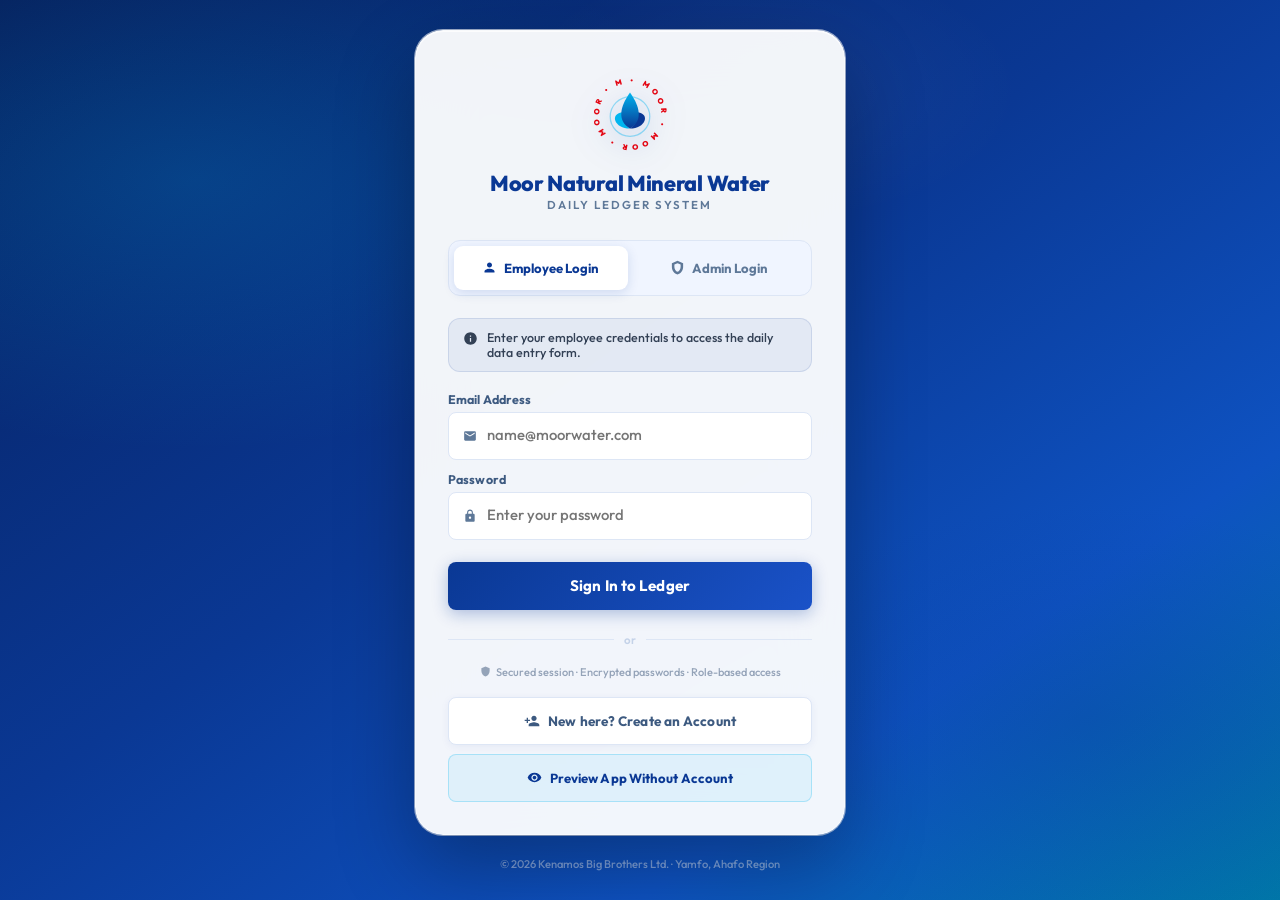
<file: templates/login.html>
<!DOCTYPE html>
<html lang="en">
<head>
  <meta charset="UTF-8">
  <title>Moor Water — Secure Login</title>
  <meta name="description" content="Secure login for Moor Natural Mineral Water Daily Ledger System">
  <meta name="viewport" content="width=device-width, initial-scale=1.0, maximum-scale=1.0, user-scalable=no, viewport-fit=cover">
  <meta name="theme-color" content="#0A3894">
  <meta name="robots" content="noindex, nofollow">
  <link rel="icon" type="image/svg+xml" href="/static/icon.svg">
  <link rel="preconnect" href="https://fonts.googleapis.com">
  <link rel="preconnect" href="https://fonts.gstatic.com" crossorigin>
  <link href="https://fonts.googleapis.com/css2?family=Outfit:wght@300;400;500;600;700;800;900&display=swap" rel="stylesheet">
  <link rel="stylesheet" href="/static/css/style.css">
  <style>
    body {
      background: none;
      min-height: 100vh;
      display: flex;
      align-items: center;
      justify-content: center;
      padding: 24px;
      position: relative;
      overflow: hidden;
    }
    body::before { display: none; }

    /* Animated background */
    .bg-scene {
      position: fixed;
      inset: 0;
      background: linear-gradient(145deg, #061F5C 0%, #0A3894 45%, #0E52C1 75%, #0076A8 100%);
      z-index: 0;
    }
    .bg-scene::after {
      content: '';
      position: absolute;
      inset: 0;
      background:
        radial-gradient(ellipse 70% 50% at 15% 20%, rgba(0, 181, 239, 0.18) 0%, transparent 60%),
        radial-gradient(ellipse 50% 40% at 85% 80%, rgba(10, 56, 148, 0.25) 0%, transparent 60%),
        radial-gradient(ellipse 40% 30% at 60% 10%, rgba(255, 255, 255, 0.04) 0%, transparent 50%);
    }

    /* Floating bubbles */
    .bubble {
      position: fixed;
      border-radius: 50%;
      pointer-events: none;
      animation: floatUp linear infinite;
      opacity: 0;
    }
    .bubble:nth-child(1)  { width: 8px;   height: 8px;   left: 8%;   animation-duration: 9s;  animation-delay: 0s;   background: rgba(255,255,255,0.15); }
    .bubble:nth-child(2)  { width: 14px;  height: 14px;  left: 18%;  animation-duration: 12s; animation-delay: 1.5s; background: rgba(0,181,239,0.20); }
    .bubble:nth-child(3)  { width: 6px;   height: 6px;   left: 35%;  animation-duration: 8s;  animation-delay: 3s;   background: rgba(255,255,255,0.12); }
    .bubble:nth-child(4)  { width: 18px;  height: 18px;  left: 55%;  animation-duration: 14s; animation-delay: 0.5s; background: rgba(0,181,239,0.15); }
    .bubble:nth-child(5)  { width: 10px;  height: 10px;  left: 72%;  animation-duration: 10s; animation-delay: 2s;   background: rgba(255,255,255,0.10); }
    .bubble:nth-child(6)  { width: 5px;   height: 5px;   left: 85%;  animation-duration: 7s;  animation-delay: 4s;   background: rgba(0,181,239,0.18); }
    .bubble:nth-child(7)  { width: 12px;  height: 12px;  left: 92%;  animation-duration: 11s; animation-delay: 1s;   background: rgba(255,255,255,0.08); }

    @keyframes floatUp {
      0%   { transform: translateY(100vh) scale(1);   opacity: 0; }
      10%  { opacity: 1; }
      90%  { opacity: 0.8; }
      100% { transform: translateY(-10vh) scale(1.2); opacity: 0; }
    }

    .login-wrap {
      width: 100%;
      max-width: 450px;
      position: relative;
      z-index: 2;
      animation: slideUp 0.6s cubic-bezier(0, 0, 0.2, 1) both;
    }

    /* ── Mobile: allow card to scroll if viewport is very short ── */
    @media (max-height: 680px) {
      .login-card {
        max-height: calc(100vh - 48px);
        overflow-y: auto;
        -webkit-overflow-scrolling: touch;
      }
    }

    .login-card {
      background: rgba(255, 255, 255, 0.95);
      backdrop-filter: blur(32px);
      -webkit-backdrop-filter: blur(32px);
      border-radius: 28px;
      padding: 36px 24px 28px;
      box-shadow:
        0 32px 80px rgba(0, 0, 0, 0.30),
        0 0 0 1px rgba(255, 255, 255, 0.60),
        inset 0 1px 0 rgba(255, 255, 255, 0.80);
      border: 1px solid rgba(255, 255, 255, 0.50);
    }
    @media (min-width: 480px) {
      .login-card { padding: 40px 32px 32px; }
    }

    .login-logo {
      display: flex;
      flex-direction: column;
      align-items: center;
      gap: 12px;
      margin-bottom: 28px;
      text-align: center;
    }
    .login-logo svg {
      width: 86px; height: 86px;
      filter: drop-shadow(0 8px 16px rgba(10, 56, 148, 0.20));
      transition: transform 0.4s cubic-bezier(0.34, 1.56, 0.64, 1);
      animation: logoSpin 30s linear infinite;
    }
    .login-logo:hover svg { transform: scale(1.06) rotate(3deg); animation-play-state: paused; }
    @keyframes logoSpin {
      from { transform: rotate(0deg); }
      to   { transform: rotate(360deg); }
    }
    /* Subtle pulse on sign-in button */
    @keyframes btnPulse {
      0%, 100% { box-shadow: 0 4px 16px rgba(10,56,148,0.30); }
      50%       { box-shadow: 0 8px 28px rgba(10,56,148,0.50); }
    }
    #btnSubmit:not(.loading) {
      animation: btnPulse 3s ease infinite;
    }

    .brand-title-login {
      font-size: 1.35rem;
      font-weight: 800;
      color: #0A3894;
      letter-spacing: -0.3px;
    }
    .brand-sub-login {
      font-size: 0.72rem;
      font-weight: 600;
      letter-spacing: 2px;
      color: #5E7898;
      text-transform: uppercase;
    }

    /* Role selector */
    .role-selector {
      display: flex;
      background: #F0F5FF;
      border-radius: 12px;
      padding: 5px;
      margin-bottom: 22px;
      gap: 5px;
      border: 1px solid #DDE6F5;
    }
    .role-btn {
      flex: 1;
      padding: 10px 8px;
      min-height: 44px;
      border: none;
      background: transparent;
      border-radius: 9px;
      font-size: 0.82rem;
      font-weight: 700;
      font-family: 'Outfit', sans-serif;
      cursor: pointer;
      transition: all 0.22s cubic-bezier(0.4, 0, 0.2, 1);
      color: #5E7898;
      display: flex;
      align-items: center;
      justify-content: center;
      gap: 7px;
      touch-action: manipulation;
      -webkit-user-select: none;
      user-select: none;
    }
    .role-btn:active { transform: scale(0.96); }
    .role-btn svg { width: 15px; height: 15px; fill: currentColor; }
    .role-btn.active {
      background: white;
      color: #0A3894;
      box-shadow: 0 3px 12px rgba(10, 56, 148, 0.14);
    }
    .role-btn.active.admin-active {
      color: #92400E;
      background: #FFFBEB;
      box-shadow: 0 3px 12px rgba(180, 83, 9, 0.14);
    }

    /* Role info banner */
    .role-info {
      background: rgba(10, 56, 148, 0.06);
      border: 1px solid rgba(10, 56, 148, 0.12);
      border-radius: 12px;
      padding: 11px 14px;
      margin-bottom: 20px;
      font-size: 0.78rem;
      color: #334155;
      font-weight: 500;
      display: flex;
      gap: 9px;
      align-items: flex-start;
      transition: all 0.3s;
    }
    .role-info.admin-info {
      background: rgba(180, 83, 9, 0.06);
      border-color: rgba(180, 83, 9, 0.18);
      color: #78350F;
    }
    .role-info svg { width: 15px; height: 15px; fill: currentColor; flex-shrink: 0; margin-top: 1px; }

    /* Error box */
    #loginError {
      color: #B91C1C;
      font-size: 0.8rem;
      font-weight: 600;
      text-align: center;
      margin-top: 14px;
      padding: 10px 14px;
      background: rgba(220, 38, 38, 0.07);
      border-radius: 10px;
      border: 1px solid rgba(220, 38, 38, 0.18);
      display: none;
    }

    .divider {
      display: flex;
      align-items: center;
      gap: 10px;
      margin: 22px 0 18px;
      color: #C4D2E8;
      font-size: 0.72rem;
      font-weight: 600;
    }
    .divider::before, .divider::after {
      content: '';
      flex: 1;
      height: 1px;
      background: #DDE6F5;
    }

    .security-note {
      text-align: center;
      font-size: 0.69rem;
      color: #94A3B8;
      font-weight: 500;
      display: flex;
      align-items: center;
      justify-content: center;
      gap: 5px;
    }
    .security-note svg { width: 11px; height: 11px; fill: #94A3B8; }

    /* Animated loading spinner on button */
    @keyframes spin { to { transform: rotate(360deg); } }
    .spinner {
      width: 16px;
      height: 16px;
      border: 2.5px solid rgba(255,255,255,0.35);
      border-top-color: white;
      border-radius: 50%;
      animation: spin 0.7s linear infinite;
      display: none;
      flex-shrink: 0;
    }
    .btn-primary.loading .spinner { display: inline-block; }
    .btn-primary.loading .btn-text { display: none; }

    /* Ensure 16px on mobile to prevent iOS auto-zoom */
    input, select { font-size: 16px !important; }
    @media (min-width: 768px) {
      input, select { font-size: 0.93rem !important; }
    }

    .footer-outer {
      text-align: center;
      margin-top: 22px;
      color: rgba(255, 255, 255, 0.45);
      font-size: 0.7rem;
      font-weight: 500;
    }
  </style>
</head>
<body>
  <div class="bg-scene"></div>
  <div class="bubble"></div>
  <div class="bubble"></div>
  <div class="bubble"></div>
  <div class="bubble"></div>
  <div class="bubble"></div>
  <div class="bubble"></div>
  <div class="bubble"></div>

  <div class="login-wrap">
    <div class="login-card">

      <!-- Logo & Brand -->
      <div class="login-logo">
        <svg viewBox="0 0 100 100" xmlns="http://www.w3.org/2000/svg">
          <path id="circlePathLogin" d="M 50 14 A 36 36 0 1 1 49.9 14" fill="none"/>
          <text fill="#E30613" font-size="8.8" font-weight="900" letter-spacing="4.5">
            <textPath href="#circlePathLogin" startOffset="0%">• MOOR • MOOR • MOOR • MOOR </textPath>
          </text>
          <circle cx="50" cy="53" r="23" fill="none" stroke="#00B5EF" stroke-width="1.5" opacity="0.4"/>
          <path d="M 50 67 C 32 67, 26 50, 41 48 C 40 57, 45 63, 50 67 Z" fill="#00B5EF"/>
          <path d="M 50 67 C 68 67, 74 50, 59 48 C 60 57, 55 63, 50 67 Z" fill="#0A3894"/>
          <path d="M 50 25 C 62 42, 65 58, 50 67 C 35 58, 38 42, 50 25 Z" fill="url(#dropletGradLogin)"/>
          <defs>
            <linearGradient id="dropletGradLogin" x1="0%" y1="0%" x2="0%" y2="100%">
              <stop offset="0%" stop-color="#00B5EF"/>
              <stop offset="100%" stop-color="#0A3894"/>
            </linearGradient>
          </defs>
        </svg>
        <div>
          <div class="brand-title-login">Moor Natural Mineral Water</div>
          <div class="brand-sub-login">Daily Ledger System</div>
        </div>
      </div>

      <!-- Role Selector -->
      <div class="role-selector">
        <button class="role-btn active" id="btnRoleEmployee" onclick="setRole('employee')">
          <svg viewBox="0 0 24 24"><path d="M12 12c2.21 0 4-1.79 4-4s-1.79-4-4-4-4 1.79-4 4 1.79 4 4 4zm0 2c-2.67 0-8 1.34-8 4v2h16v-2c0-2.66-5.33-4-8-4z"/></svg>
          Employee Login
        </button>
        <button class="role-btn" id="btnRoleAdmin" onclick="setRole('admin')">
          <svg viewBox="0 0 24 24"><path d="M12 1L3 5v6c0 5.55 3.84 10.74 9 12 5.16-1.26 9-6.45 9-12V5l-9-4zm0 4l5 2.18V11c0 3.5-2.33 6.79-5 7.93-2.67-1.14-5-4.43-5-7.93V7.18L12 5z"/></svg>
          Admin Login
        </button>
      </div>

      <!-- Role Context Banner -->
      <div class="role-info" id="roleInfoBanner">
        <svg viewBox="0 0 24 24"><path d="M12 2C6.48 2 2 6.48 2 12s4.48 10 10 10 10-4.48 10-10S17.52 2 12 2zm1 15h-2v-6h2v6zm0-8h-2V7h2v2z"/></svg>
        <span id="roleInfoText">Enter your employee credentials to access the daily data entry form.</span>
      </div>

      <!-- Login Form -->
      <form id="loginForm" autocomplete="on" novalidate>
        <div class="form-group">
          <label for="loginEmail">Email Address</label>
          <div class="input-wrapper">
            <span class="input-icon">
              <svg viewBox="0 0 24 24"><path d="M20 4H4c-1.1 0-1.99.9-1.99 2L2 18c0 1.1.9 2 2 2h16c1.1 0 2-.9 2-2V6c0-1.1-.9-2-2-2zm0 4l-8 5-8-5V6l8 5 8-5v2z"/></svg>
            </span>
            <input type="email" id="loginEmail" name="email"
                   placeholder="name@moorwater.com"
                   autocomplete="email" required>
          </div>
        </div>

        <div class="form-group" style="margin-bottom: 22px;">
          <label for="loginPassword">Password</label>
          <div class="input-wrapper">
            <span class="input-icon">
              <svg viewBox="0 0 24 24"><path d="M18 8h-1V6c0-2.76-2.24-5-5-5S7 3.24 7 6v2H6c-1.1 0-2 .9-2 2v10c0 1.1.9 2 2 2h12c1.1 0 2-.9 2-2V10c0-1.1-.9-2-2-2zm-6 9c-1.1 0-2-.9-2-2s.9-2 2-2 2 .9 2 2-.9 2-2 2zm3.1-9H8.9V6c0-1.71 1.39-3.1 3.1-3.1 1.71 0 3.1 1.39 3.1 3.1v2z"/></svg>
            </span>
            <input type="password" id="loginPassword" name="password"
                   placeholder="Enter your password"
                   autocomplete="current-password" required>
          </div>
        </div>

        <button type="submit" class="btn btn-primary" id="btnSubmit" style="padding: 14px;">
          <div class="spinner" id="btnSpinner"></div>
          <span class="btn-text" id="btnText">Sign In to Ledger</span>
        </button>

        <div id="loginError"></div>
      </form>

      <div class="divider">or</div>
      <div class="security-note">
        <svg viewBox="0 0 24 24"><path d="M12 1L3 5v6c0 5.55 3.84 10.74 9 12 5.16-1.26 9-6.45 9-12V5l-9-4z"/></svg>
        Secured session · Encrypted passwords · Role-based access
      </div>

      <!-- Registration Links -->
      <div style="margin-top: 18px; display: flex; flex-direction: column; gap: 9px;">
        <a href="/register" class="btn btn-secondary" style="text-decoration: none; font-size: 0.85rem;">
          <svg viewBox="0 0 24 24" style="width:16px;height:16px;fill:currentColor;"><path d="M15 12c2.21 0 4-1.79 4-4s-1.79-4-4-4-4 1.79-4 4 1.79 4 4 4zm-9-2V7H4v3H1v2h3v3h2v-3h3v-2H6zm9 4c-2.67 0-8 1.34-8 4v2h16v-2c0-2.66-5.33-4-8-4z"/></svg>
          New here? Create an Account
        </a>
        <a href="/preview" class="btn" style="text-decoration: none; font-size: 0.82rem; background: rgba(0,181,239,0.08); color: #0A3894; border: 1.5px solid rgba(0,181,239,0.25);">
          <svg viewBox="0 0 24 24" style="width:15px;height:15px;fill:currentColor;"><path d="M12 4.5C7 4.5 2.73 7.61 1 12c1.73 4.39 6 7.5 11 7.5s9.27-3.11 11-7.5c-1.73-4.39-6-7.5-11-7.5zM12 17c-2.76 0-5-2.24-5-5s2.24-5 5-5 5 2.24 5 5-2.24 5-5 5zm0-8c-1.66 0-3 1.34-3 3s1.34 3 3 3 3-1.34 3-3-1.34-3-3-3z"/></svg>
          Preview App Without Account
        </a>
      </div>
    </div>

    <div class="footer-outer">
      © 2026 Kenamos Big Brothers Ltd. · Yamfo, Ahafo Region
    </div>
  </div>

  <script>
    let currentRole = 'employee';

    function setRole(role) {
      currentRole = role;
      const empBtn   = document.getElementById('btnRoleEmployee');
      const adminBtn = document.getElementById('btnRoleAdmin');
      const banner   = document.getElementById('roleInfoBanner');
      const infoText = document.getElementById('roleInfoText');
      const emailInput = document.getElementById('loginEmail');

      if (role === 'admin') {
        empBtn.classList.remove('active');
        adminBtn.classList.add('active', 'admin-active');
        banner.classList.add('admin-info');
        infoText.textContent = 'Admin login grants access to the Admin Dashboard — Employee Directory, Master Ledger, and Export tools.';
        emailInput.placeholder = 'admin@moorwater.com';
      } else {
        adminBtn.classList.remove('active', 'admin-active');
        empBtn.classList.add('active');
        banner.classList.remove('admin-info');
        infoText.textContent = 'Enter your employee credentials to access the daily data entry form.';
        emailInput.placeholder = 'name@moorwater.com';
      }
      document.getElementById('loginError').style.display = 'none';
    }

    document.getElementById('loginForm').addEventListener('submit', async (e) => {
      e.preventDefault();
      const email     = document.getElementById('loginEmail').value.trim();
      const password  = document.getElementById('loginPassword').value;
      const btnSubmit = document.getElementById('btnSubmit');
      const errDiv    = document.getElementById('loginError');

      if (!email || !password) { showError('Please enter both email and password.'); return; }

      btnSubmit.classList.add('loading');
      btnSubmit.disabled = true;
      errDiv.style.display = 'none';

      try {
        const response = await fetch('/api/login', {
          method: 'POST',
          headers: { 'Content-Type': 'application/json' },
          credentials: 'same-origin',
          body: JSON.stringify({ email, password })
        });
        const data = await response.json();

        if (response.ok) {
          window.location.href = data.role === 'admin' ? '/admin' : '/';
        } else if (response.status === 429) {
          showError(data.error || 'Too many failed attempts. Please wait 5 minutes.');
          btnSubmit.classList.remove('loading');
          btnSubmit.disabled = false;
        } else {
          showError(data.error || 'Invalid credentials. Please try again.');
          btnSubmit.classList.remove('loading');
          btnSubmit.disabled = false;
        }
      } catch (err) {
        showError('Network error. Check your connection and try again.');
        btnSubmit.classList.remove('loading');
        btnSubmit.disabled = false;
      }
    });

    function showError(msg) {
      const el = document.getElementById('loginError');
      el.textContent = msg;
      el.style.display = 'block';
    }
  </script>
</body>
</html>
</file>
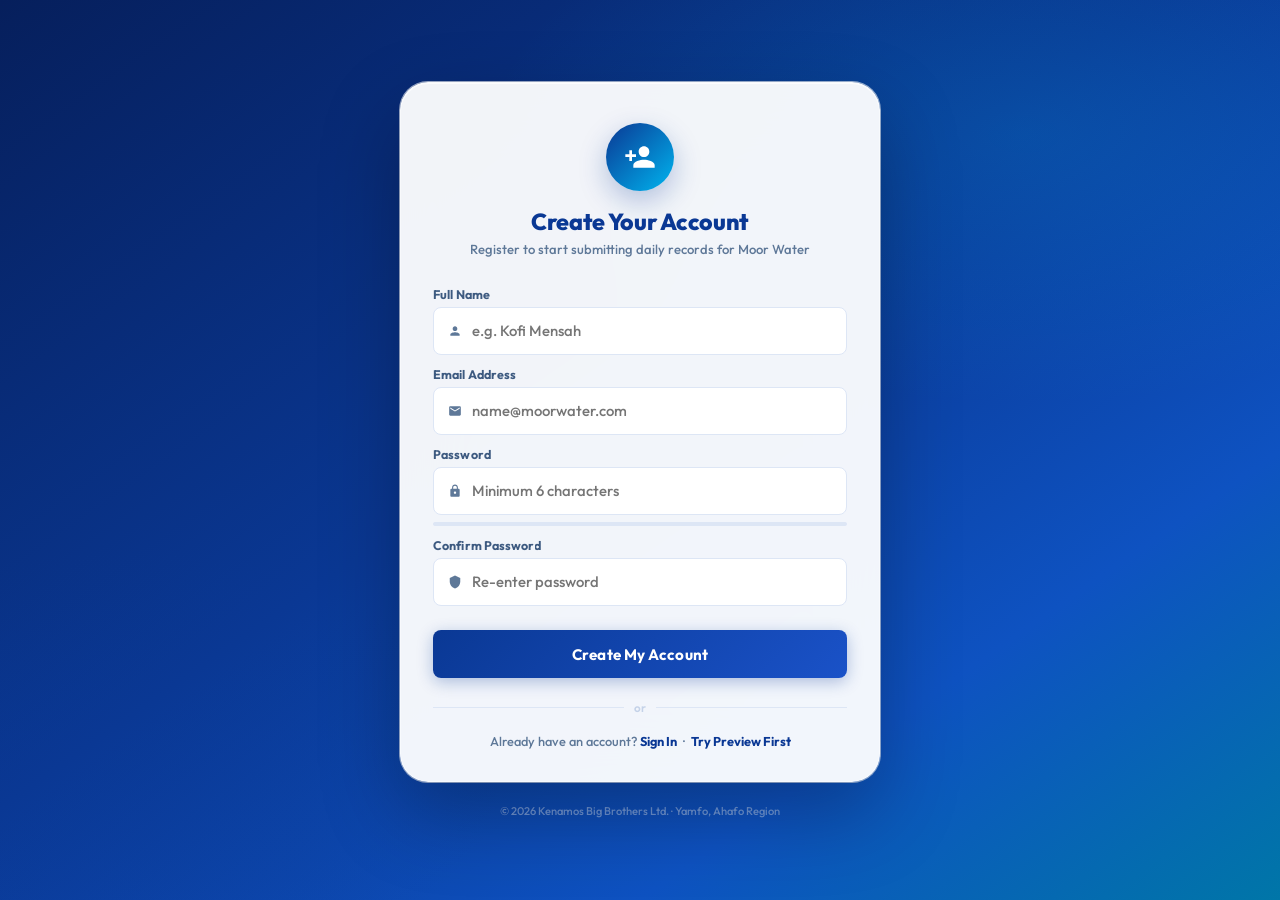
<file: templates/register.html>
<!DOCTYPE html>
<html lang="en">
<head>
  <meta charset="UTF-8">
  <title>Create Account — Moor Water Ledger</title>
  <meta name="description" content="Create your employee account for Moor Natural Mineral Water Daily Ledger">
  <meta name="viewport" content="width=device-width, initial-scale=1.0, maximum-scale=1.0, user-scalable=no, viewport-fit=cover">
  <meta name="theme-color" content="#0A3894">
  <meta name="robots" content="noindex, nofollow">
  <link rel="icon" type="image/svg+xml" href="/static/icon.svg">
  <link rel="preconnect" href="https://fonts.googleapis.com">
  <link rel="preconnect" href="https://fonts.gstatic.com" crossorigin>
  <link href="https://fonts.googleapis.com/css2?family=Outfit:wght@300;400;500;600;700;800;900&display=swap" rel="stylesheet">
  <link rel="stylesheet" href="/static/css/style.css">
  <style>
    body {
      background: none;
      min-height: 100vh;
      display: flex;
      align-items: center;
      justify-content: center;
      padding: 24px;
      position: relative;
      overflow-x: hidden;
    }
    body::before { display: none; }

    .bg-scene {
      position: fixed;
      inset: 0;
      background: linear-gradient(145deg, #061F5C 0%, #0A3894 45%, #0E52C1 75%, #0076A8 100%);
      z-index: 0;
    }
    .bg-scene::after {
      content: '';
      position: absolute;
      inset: 0;
      background:
        radial-gradient(ellipse 70% 50% at 80% 15%, rgba(0, 181, 239, 0.16) 0%, transparent 60%),
        radial-gradient(ellipse 50% 40% at 10% 85%, rgba(10, 56, 148, 0.22) 0%, transparent 60%);
    }

    .bubble {
      position: fixed;
      border-radius: 50%;
      pointer-events: none;
      animation: floatUp linear infinite;
      opacity: 0;
    }
    .bubble:nth-child(1) { width: 10px; height: 10px; left: 12%;  animation-duration: 10s; animation-delay: 0s;   background: rgba(255,255,255,0.12); }
    .bubble:nth-child(2) { width: 6px;  height: 6px;  left: 30%;  animation-duration: 8s;  animation-delay: 2s;   background: rgba(0,181,239,0.18); }
    .bubble:nth-child(3) { width: 16px; height: 16px; left: 60%;  animation-duration: 13s; animation-delay: 0.5s; background: rgba(0,181,239,0.12); }
    .bubble:nth-child(4) { width: 8px;  height: 8px;  left: 78%;  animation-duration: 9s;  animation-delay: 3s;   background: rgba(255,255,255,0.10); }
    .bubble:nth-child(5) { width: 12px; height: 12px; left: 90%;  animation-duration: 11s; animation-delay: 1s;   background: rgba(255,255,255,0.08); }

    @keyframes floatUp {
      0%   { transform: translateY(100vh); opacity: 0; }
      10%  { opacity: 1; }
      90%  { opacity: 0.7; }
      100% { transform: translateY(-10vh); opacity: 0; }
    }

    .register-wrap {
      width: 100%;
      max-width: 480px;
      position: relative;
      z-index: 2;
      animation: slideUp 0.6s cubic-bezier(0, 0, 0.2, 1) both;
    }

    @keyframes slideUp {
      from { opacity: 0; transform: translateY(24px); }
      to   { opacity: 1; transform: translateY(0); }
    }

    .register-card {
      background: rgba(255, 255, 255, 0.95);
      backdrop-filter: blur(32px);
      -webkit-backdrop-filter: blur(32px);
      border-radius: 28px;
      padding: 40px 32px 32px;
      box-shadow:
        0 32px 80px rgba(0, 0, 0, 0.28),
        0 0 0 1px rgba(255, 255, 255, 0.60),
        inset 0 1px 0 rgba(255, 255, 255, 0.80);
      border: 1px solid rgba(255, 255, 255, 0.50);
    }

    .page-header {
      text-align: center;
      margin-bottom: 30px;
    }
    .page-header .icon-ring {
      width: 68px; height: 68px;
      background: linear-gradient(135deg, #0A3894, #00B5EF);
      border-radius: 50%;
      display: flex;
      align-items: center;
      justify-content: center;
      margin: 0 auto 16px;
      box-shadow: 0 10px 28px rgba(10, 56, 148, 0.28);
      transition: transform 0.4s cubic-bezier(0.34, 1.56, 0.64, 1);
      animation: ringFloat 4s ease-in-out infinite;
    }
    @keyframes ringFloat {
      0%, 100% { transform: translateY(0); box-shadow: 0 10px 28px rgba(10,56,148,0.28); }
      50%       { transform: translateY(-5px); box-shadow: 0 18px 36px rgba(10,56,148,0.36); }
    }
    .page-header .icon-ring:hover { transform: scale(1.10) rotate(8deg); animation-play-state: paused; }
    .page-header .icon-ring svg { width: 32px; height: 32px; fill: white; }
    .page-header h1 {
      font-size: 1.45rem;
      font-weight: 800;
      color: #0A3894;
      margin-bottom: 5px;
      letter-spacing: -0.3px;
    }
    .page-header p { font-size: 0.82rem; color: #5E7898; font-weight: 500; }

    /* Password strength */
    .strength-bar {
      height: 4px;
      border-radius: 2px;
      background: #DDE6F5;
      margin-top: 7px;
      overflow: hidden;
    }
    .strength-fill {
      height: 100%;
      border-radius: 2px;
      width: 0%;
      transition: width 0.3s ease, background 0.3s ease;
    }
    .strength-label {
      font-size: 0.69rem;
      font-weight: 700;
      margin-top: 4px;
      color: #94A3B8;
      display: block;
    }

    /* Match indicator */
    .match-indicator { font-size: 0.72rem; font-weight: 700; margin-top: 5px; display: none; }
    .match-ok   { color: #059669; }
    .match-fail { color: #DC2626; }

    /* Alerts */
    .alert {
      padding: 11px 14px;
      border-radius: 11px;
      font-size: 0.8rem;
      font-weight: 600;
      margin-top: 14px;
      display: none;
      animation: slideUp 0.3s ease;
    }
    .alert-error   { background: rgba(220,38,38,0.07); border: 1px solid rgba(220,38,38,0.18); color: #B91C1C; }
    .alert-success { background: rgba(5,150,105,0.07); border: 1px solid rgba(5,150,105,0.20); color: #065F46; }

    .divider {
      display: flex;
      align-items: center;
      gap: 10px;
      margin: 22px 0 18px;
      color: #C4D2E8;
      font-size: 0.73rem;
      font-weight: 600;
    }
    .divider::before, .divider::after { content: ''; flex: 1; height: 1px; background: #DDE6F5; }

    .footer-links {
      text-align: center;
      font-size: 0.8rem;
      color: #5E7898;
      font-weight: 500;
    }
    .footer-links a { color: #0A3894; font-weight: 700; text-decoration: none; }
    .footer-links a:hover { text-decoration: underline; }

    .spinner {
      width: 16px; height: 16px;
      border: 2.5px solid rgba(255,255,255,0.35);
      border-top-color: white;
      border-radius: 50%;
      animation: spin 0.7s linear infinite;
      display: none;
    }
    @keyframes spin { to { transform: rotate(360deg); } }
    .btn-primary.loading .spinner { display: inline-block; }
    .btn-primary.loading .btn-text { display: none; }

    .footer-outer {
      text-align: center;
      margin-top: 22px;
      color: rgba(255, 255, 255, 0.40);
      font-size: 0.7rem;
      font-weight: 500;
    }
  </style>
</head>
<body>
  <div class="bg-scene"></div>
  <div class="bubble"></div>
  <div class="bubble"></div>
  <div class="bubble"></div>
  <div class="bubble"></div>
  <div class="bubble"></div>

  <div class="register-wrap">
    <div class="register-card">

      <!-- Header -->
      <div class="page-header">
        <div class="icon-ring">
          <svg viewBox="0 0 24 24"><path d="M15 12c2.21 0 4-1.79 4-4s-1.79-4-4-4-4 1.79-4 4 1.79 4 4 4zm-9-2V7H4v3H1v2h3v3h2v-3h3v-2H6zm9 4c-2.67 0-8 1.34-8 4v2h16v-2c0-2.66-5.33-4-8-4z"/></svg>
        </div>
        <h1>Create Your Account</h1>
        <p>Register to start submitting daily records for Moor Water</p>
      </div>

      <!-- Registration Form -->
      <form id="registerForm" autocomplete="off" novalidate>

        <div class="form-group">
          <label for="regName">Full Name</label>
          <div class="input-wrapper">
            <span class="input-icon">
              <svg viewBox="0 0 24 24"><path d="M12 12c2.21 0 4-1.79 4-4s-1.79-4-4-4-4 1.79-4 4 1.79 4 4 4zm0 2c-2.67 0-8 1.34-8 4v2h16v-2c0-2.66-5.33-4-8-4z"/></svg>
            </span>
            <input type="text" id="regName" name="name"
                   placeholder="e.g. Kofi Mensah"
                   autocomplete="name" required minlength="2" maxlength="80">
          </div>
        </div>

        <div class="form-group">
          <label for="regEmail">Email Address</label>
          <div class="input-wrapper">
            <span class="input-icon">
              <svg viewBox="0 0 24 24"><path d="M20 4H4c-1.1 0-1.99.9-1.99 2L2 18c0 1.1.9 2 2 2h16c1.1 0 2-.9 2-2V6c0-1.1-.9-2-2-2zm0 4l-8 5-8-5V6l8 5 8-5v2z"/></svg>
            </span>
            <input type="email" id="regEmail" name="email"
                   placeholder="name@moorwater.com"
                   autocomplete="email" required>
          </div>
        </div>

        <div class="form-group">
          <label for="regPassword">Password</label>
          <div class="input-wrapper">
            <span class="input-icon">
              <svg viewBox="0 0 24 24"><path d="M18 8h-1V6c0-2.76-2.24-5-5-5S7 3.24 7 6v2H6c-1.1 0-2 .9-2 2v10c0 1.1.9 2 2 2h12c1.1 0 2-.9 2-2V10c0-1.1-.9-2-2-2zm-6 9c-1.1 0-2-.9-2-2s.9-2 2-2 2 .9 2 2-.9 2-2 2zm3.1-9H8.9V6c0-1.71 1.39-3.1 3.1-3.1 1.71 0 3.1 1.39 3.1 3.1v2z"/></svg>
            </span>
            <input type="password" id="regPassword" name="password"
                   placeholder="Minimum 6 characters"
                   required minlength="6" oninput="checkStrength(this.value)">
          </div>
          <div class="strength-bar"><div class="strength-fill" id="strengthFill"></div></div>
          <span class="strength-label" id="strengthLabel"></span>
        </div>

        <div class="form-group" style="margin-bottom: 24px;">
          <label for="regConfirm">Confirm Password</label>
          <div class="input-wrapper">
            <span class="input-icon">
              <svg viewBox="0 0 24 24"><path d="M12 1L3 5v6c0 5.55 3.84 10.74 9 12 5.16-1.26 9-6.45 9-12V5l-9-4z"/></svg>
            </span>
            <input type="password" id="regConfirm" name="confirm_password"
                   placeholder="Re-enter password"
                   required oninput="checkMatch()">
          </div>
          <span class="match-indicator" id="matchIndicator"></span>
        </div>

        <button type="submit" class="btn btn-primary" id="btnRegister" style="padding: 14px;">
          <div class="spinner"></div>
          <span class="btn-text">Create My Account</span>
        </button>

        <div class="alert alert-error"   id="regError"></div>
        <div class="alert alert-success" id="regSuccess"></div>
      </form>

      <div class="divider">or</div>
      <div class="footer-links">
        Already have an account? <a href="/login">Sign In</a>
        &nbsp;·&nbsp;
        <a href="/preview">Try Preview First</a>
      </div>
    </div>

    <div class="footer-outer">
      © 2026 Kenamos Big Brothers Ltd. · Yamfo, Ahafo Region
    </div>
  </div>

  <script>
    function checkStrength(password) {
      const fill  = document.getElementById('strengthFill');
      const label = document.getElementById('strengthLabel');
      let score = 0;
      if (password.length >= 6)  score++;
      if (password.length >= 10) score++;
      if (/[A-Z]/.test(password)) score++;
      if (/[0-9]/.test(password)) score++;
      if (/[^A-Za-z0-9]/.test(password)) score++;

      const levels = [
        { pct: '20%', color: '#EF4444', text: 'Very weak' },
        { pct: '40%', color: '#F97316', text: 'Weak' },
        { pct: '60%', color: '#EAB308', text: 'Fair' },
        { pct: '80%', color: '#22C55E', text: 'Strong' },
        { pct: '100%', color: '#059669', text: 'Very strong 💪' },
      ];

      if (!password.length) { fill.style.width = '0%'; label.textContent = ''; return; }
      const level = levels[Math.min(score - 1, 4)] || levels[0];
      fill.style.width = level.pct;
      fill.style.background = level.color;
      label.textContent = level.text;
      label.style.color = level.color;
    }

    function checkMatch() {
      const p1  = document.getElementById('regPassword').value;
      const p2  = document.getElementById('regConfirm').value;
      const ind = document.getElementById('matchIndicator');
      if (!p2.length) { ind.style.display = 'none'; return; }
      ind.style.display = 'block';
      if (p1 === p2) {
        ind.textContent = '✓ Passwords match';
        ind.className = 'match-indicator match-ok';
      } else {
        ind.textContent = '✗ Passwords do not match';
        ind.className = 'match-indicator match-fail';
      }
    }

    document.getElementById('registerForm').addEventListener('submit', async (e) => {
      e.preventDefault();
      const name     = document.getElementById('regName').value.trim();
      const email    = document.getElementById('regEmail').value.trim();
      const password = document.getElementById('regPassword').value;
      const confirm  = document.getElementById('regConfirm').value;
      const btn      = document.getElementById('btnRegister');
      const errDiv   = document.getElementById('regError');
      const sucDiv   = document.getElementById('regSuccess');

      errDiv.style.display = 'none';
      sucDiv.style.display = 'none';

      if (!name || !email || !password || !confirm) return showError('Please fill in all fields.');
      if (password.length < 6) return showError('Password must be at least 6 characters.');
      if (password !== confirm) return showError('Passwords do not match.');

      btn.classList.add('loading');
      btn.disabled = true;

      try {
        const res = await fetch('/api/register', {
          method: 'POST',
          headers: { 'Content-Type': 'application/json' },
          credentials: 'same-origin',
          body: JSON.stringify({ name, email, password, confirm_password: confirm })
        });
        const data = await res.json();

        if (res.ok) {
          sucDiv.textContent = data.success || 'Account created! Redirecting...';
          sucDiv.style.display = 'block';
          setTimeout(() => {
            window.location.href = data.role === 'admin' ? '/admin' : '/';
          }, 1200);
        } else {
          showError(data.error || 'Registration failed. Please try again.');
          btn.classList.remove('loading');
          btn.disabled = false;
        }
      } catch (err) {
        showError('Network error. Please check your connection.');
        btn.classList.remove('loading');
        btn.disabled = false;
      }
    });

    function showError(msg) {
      const el = document.getElementById('regError');
      el.textContent = msg;
      el.style.display = 'block';
    }
  </script>
</body>
</html>
</file>
<file: static/css/style.css>
/* ═══════════════════════════════════════════════
   MOOR WATER — Premium Design System (Mobile-First)
   ═══════════════════════════════════════════════ */

@import url('https://fonts.googleapis.com/css2?family=Outfit:wght@300;400;500;600;700;800;900&display=swap');

/* ── Design Tokens ─────────────────────────── */
:root {
  /* Brand Palette */
  --primary:       #0A3894;
  --primary-light: #1A52C8;
  --primary-dark:  #061F5C;
  --accent:        #00B5EF;
  --accent-light:  #33C9FF;
  --red:           #E30613;
  --red-light:     rgba(227, 6, 19, 0.10);
  --gold:          #F59E0B;
  --gold-light:    rgba(245, 158, 11, 0.12);
  --green:         #059669;
  --green-light:   rgba(5, 150, 105, 0.12);

  /* Neutrals */
  --white:       #FFFFFF;
  --dark:        #0C1A2E;
  --dark-light:  #1E293B;
  --gray-50:     #F8FAFF;
  --gray-100:    #F0F5FF;
  --gray-200:    #DDE6F5;
  --gray-300:    #C4D2E8;
  --gray-500:    #5E7898;
  --gray-600:    #3D5A80;

  /* Surfaces */
  --surface:        rgba(255, 255, 255, 0.90);
  --surface-raised: rgba(255, 255, 255, 0.97);
  --surface-glass:  rgba(255, 255, 255, 0.60);
  --border-subtle:  rgba(10, 56, 148, 0.10);
  --border-card:    rgba(255, 255, 255, 0.80);

  /* Gradients */
  --bg-gradient:      linear-gradient(145deg, #EEF4FF 0%, #E0ECFF 50%, #D5E8FF 100%);
  --header-gradient:  linear-gradient(145deg, #061F5C 0%, #0A3894 55%, #0E52C1 100%);
  --btn-gradient:     linear-gradient(135deg, #0A3894 0%, #1A52C8 100%);
  --accent-gradient:  linear-gradient(135deg, #00B5EF 0%, #0A3894 100%);

  /* Shadows */
  --shadow-sm:     0 2px 8px rgba(10, 56, 148, 0.06);
  --shadow-md:     0 6px 24px rgba(10, 56, 148, 0.10);
  --shadow-lg:     0 16px 48px rgba(10, 56, 148, 0.14);
  --shadow-xl:     0 24px 64px rgba(10, 56, 148, 0.20);
  --shadow-glow:   0 0 0 3px rgba(10, 56, 148, 0.15);
  --shadow-accent: 0 8px 24px rgba(0, 181, 239, 0.25);

  /* Shape */
  --radius-sm:   8px;
  --radius-md:   14px;
  --radius-lg:   20px;
  --radius-xl:   28px;
  --radius-pill: 100px;

  /* Motion */
  --ease:        cubic-bezier(0.4, 0, 0.2, 1);
  --ease-out:    cubic-bezier(0, 0, 0.2, 1);
  --ease-spring: cubic-bezier(0.34, 1.56, 0.64, 1);
  --transition:  all 0.25s var(--ease);

  /* Touch / Mobile */
  --touch-target: 48px;       /* minimum tappable height */
  --page-pad:     16px;       /* horizontal page padding */

  /* Safe Areas */
  --safe-top:    env(safe-area-inset-top, 0px);
  --safe-bottom: env(safe-area-inset-bottom, 0px);
  --safe-left:   env(safe-area-inset-left, 0px);
  --safe-right:  env(safe-area-inset-right, 0px);
}

/* ── Global Smooth Scroll ────────────────── */
html {
  scroll-behavior: smooth;
  -webkit-text-size-adjust: 100%; /* prevent iOS font inflation */
}

/* ── Reset ─────────────────────────────────── */
*, *::before, *::after {
  box-sizing: border-box;
  margin: 0;
  padding: 0;
  font-family: 'Outfit', -apple-system, BlinkMacSystemFont, 'Segoe UI', sans-serif;
  -webkit-tap-highlight-color: transparent;
}

/* ── Base Body ─────────────────────────────── */
body {
  background: var(--bg-gradient);
  color: var(--dark);
  min-height: 100vh;
  display: flex;
  flex-direction: column;
  padding-top: var(--safe-top);
  padding-bottom: calc(40px + var(--safe-bottom));
  padding-left: var(--safe-left);
  padding-right: var(--safe-right);
  overflow-x: hidden;
  /* iOS momentum scrolling */
  -webkit-overflow-scrolling: touch;
}

/* Subtle ambient mesh overlay */
body::before {
  content: '';
  position: fixed;
  inset: 0;
  background:
    radial-gradient(ellipse 80% 50% at 20% 10%, rgba(0, 181, 239, 0.08) 0%, transparent 60%),
    radial-gradient(ellipse 60% 40% at 80% 90%, rgba(10, 56, 148, 0.07) 0%, transparent 60%);
  pointer-events: none;
  z-index: 0;
}

/* ═══════════════════════════════════════════════
   HEADER
   ═══════════════════════════════════════════════ */
header {
  background: var(--header-gradient);
  color: var(--white);
  padding: calc(18px + var(--safe-top)) var(--page-pad) 32px;
  position: relative;
  overflow: hidden;
  border-bottom-left-radius: 28px;
  border-bottom-right-radius: 28px;
  box-shadow: 0 12px 40px rgba(6, 31, 92, 0.30);
  text-align: center;
}

header::before,
header::after {
  content: '';
  position: absolute;
  border-radius: 50%;
  pointer-events: none;
}
header::before {
  width: 240px; height: 240px;
  top: -80px; right: -50px;
  background: radial-gradient(circle, rgba(0, 181, 239, 0.14) 0%, transparent 70%);
}
header::after {
  width: 160px; height: 160px;
  bottom: -40px; left: -30px;
  background: radial-gradient(circle, rgba(0, 181, 239, 0.09) 0%, transparent 70%);
}

.header-content {
  max-width: 600px;
  margin: 0 auto;
  position: relative;
  z-index: 2;
  display: flex;
  flex-direction: column;
  align-items: center;
  gap: 9px;
}

.logo-container {
  background: var(--white);
  border-radius: 50%;
  padding: 5px;
  box-shadow: 0 8px 24px rgba(0, 0, 0, 0.20), 0 0 0 4px rgba(255,255,255,0.15);
  display: flex;
  align-items: center;
  justify-content: center;
  transition: transform 0.4s var(--ease-spring);
  /* Ensure good tap target */
  cursor: default;
}
.logo-container:hover { transform: scale(1.05) rotate(3deg); }
.logo-container svg { width: 66px; height: 66px; }

.brand-title {
  font-size: clamp(1.15rem, 4.5vw, 1.55rem);
  font-weight: 800;
  line-height: 1.2;
  letter-spacing: -0.3px;
}

.brand-subtitle {
  font-size: clamp(0.68rem, 2.5vw, 0.82rem);
  font-weight: 600;
  letter-spacing: 2px;
  color: var(--accent-light);
  text-transform: uppercase;
}

.slogan-red {
  color: #FF4D5E;
  font-weight: 900;
  font-style: italic;
  font-size: clamp(0.92rem, 3.5vw, 1.05rem);
  text-shadow: 0 2px 10px rgba(255, 77, 94, 0.4);
}

/* ── User & Status Badges ──────────────────── */
.user-badge,
.status-badge {
  position: absolute;
  top: max(12px, calc(var(--safe-top) + 8px));
  background: rgba(255, 255, 255, 0.13);
  backdrop-filter: blur(12px);
  -webkit-backdrop-filter: blur(12px);
  padding: 6px 12px;
  border-radius: var(--radius-pill);
  font-size: 0.72rem;
  font-weight: 600;
  display: flex;
  align-items: center;
  gap: 6px;
  border: 1px solid rgba(255, 255, 255, 0.22);
  z-index: 10;
  color: var(--white);
  min-height: 34px;
  transition: var(--transition);
  /* Prevent text overflow on narrow phones */
  max-width: calc(50vw - 16px);
  overflow: hidden;
  text-overflow: ellipsis;
  white-space: nowrap;
}
.user-badge { left: 12px; }
.status-badge { right: 12px; }
.user-badge svg, .status-badge svg { flex-shrink: 0; }

/* Hide text on very small screens, keep icon */
@media (max-width: 380px) {
  .user-badge span:not([id]),
  .status-badge #statusText { display: none; }
  .user-badge, .status-badge {
    padding: 6px 9px;
    max-width: unset;
  }
}

.status-dot {
  width: 7px; height: 7px;
  border-radius: 50%;
  background: #34D399;
  box-shadow: 0 0 6px rgba(52, 211, 153, 0.8);
  flex-shrink: 0;
}
.status-dot.offline {
  background: #F87171;
  box-shadow: 0 0 6px rgba(248, 113, 113, 0.8);
  animation: blink 1.4s ease infinite;
}

@keyframes blink {
  0%, 100% { opacity: 0.5; }
  50% { opacity: 1; }
}

/* ═══════════════════════════════════════════════
   MAIN CONTENT AREA
   ═══════════════════════════════════════════════ */
main {
  flex: 1;
  max-width: 820px;
  width: 100%;
  margin: -18px auto 0;
  padding: 0 var(--page-pad);
  position: relative;
  z-index: 3;
}

/* ── Dashboard Summary Card ────────────────── */
.dashboard-card {
  background: var(--surface-raised);
  border-radius: var(--radius-lg);
  padding: 16px;
  box-shadow: var(--shadow-lg), 0 0 0 1px var(--border-subtle);
  margin-bottom: 18px;
  /* Sticky only on large screens — avoids layout fights on mobile */
  position: relative;
  z-index: 20;
  backdrop-filter: blur(20px);
  -webkit-backdrop-filter: blur(20px);
  animation: slideUp 0.4s var(--ease-out);
}

@media (min-width: 640px) {
  .dashboard-card {
    position: sticky;
    top: 10px;
  }
}

.dash-grid {
  display: grid;
  grid-template-columns: repeat(2, 1fr);
  gap: 8px;
}

.dash-item {
  display: flex;
  flex-direction: column;
  padding: 10px 12px;
  border-radius: var(--radius-md);
  background: var(--gray-50);
  border: 1px solid var(--border-subtle);
  transition: var(--transition);
  /* Prevent weird wrapping on small screens */
  min-width: 0;
}
.dash-item:active { background: var(--gray-100); transform: scale(0.98); }

.dash-label {
  font-size: clamp(0.58rem, 2vw, 0.67rem);
  font-weight: 700;
  text-transform: uppercase;
  letter-spacing: 0.6px;
  color: var(--gray-500);
  margin-bottom: 3px;
  /* Prevent overflow */
  overflow: hidden;
  text-overflow: ellipsis;
  white-space: nowrap;
}

.dash-val {
  font-size: clamp(1rem, 4vw, 1.25rem);
  font-weight: 800;
  color: var(--primary);
  letter-spacing: -0.5px;
  /* Prevent long numbers from overflowing */
  overflow: hidden;
  text-overflow: ellipsis;
  white-space: nowrap;
}

/* ═══════════════════════════════════════════════
   CARDS
   ═══════════════════════════════════════════════ */
.card {
  background: var(--surface-raised);
  border-radius: var(--radius-lg);
  padding: 18px 16px;
  margin-bottom: 14px;
  border: 1px solid var(--border-card);
  box-shadow: var(--shadow-md);
  transition: box-shadow 0.3s var(--ease), transform 0.3s var(--ease);
  animation: slideUp 0.4s var(--ease-out) both;
  /* Prevent content from bleeding */
  overflow: hidden;
}

/* Only do hover lift on devices that support hover cleanly */
@media (hover: hover) {
  .card:hover {
    box-shadow: var(--shadow-lg);
    transform: translateY(-2px);
  }
}
/* Active state for touch */
.card:active { transform: scale(0.995); }

.card-title {
  font-size: 0.9rem;
  font-weight: 700;
  color: var(--primary);
  margin-bottom: 14px;
  display: flex;
  align-items: center;
  gap: 8px;
  border-bottom: 1.5px solid var(--border-subtle);
  padding-bottom: 10px;
}
.card-title svg {
  width: 16px; height: 16px;
  fill: var(--primary);
  flex-shrink: 0;
}

/* ═══════════════════════════════════════════════
   FORM ELEMENTS  — Mobile-First
   ═══════════════════════════════════════════════ */
.form-group { margin-bottom: 12px; }
.form-group:last-child { margin-bottom: 0; }

label {
  display: block;
  font-size: 0.78rem;
  font-weight: 700;
  color: var(--gray-600);
  margin-bottom: 5px;
  letter-spacing: 0.1px;
}

.input-wrapper {
  position: relative;
  display: flex;
  align-items: center;
}

.input-icon {
  position: absolute;
  left: 12px;
  color: var(--gray-500);
  pointer-events: none;
  display: flex;
  align-items: center;
  justify-content: center;
  transition: color 0.2s;
  font-size: 0.75rem;
  font-weight: 800;
  width: 20px;
  flex-shrink: 0;
  z-index: 1;
}
.input-icon svg {
  width: 14px; height: 14px;
  fill: var(--gray-500);
  transition: fill 0.2s;
}

input[type="number"],
input[type="text"],
input[type="password"],
input[type="email"],
input[type="date"],
select,
textarea {
  width: 100%;
  /* 16px font prevents iOS auto-zoom on focus — CRITICAL for mobile */
  font-size: 16px;
  line-height: 1.4;
  padding: 12px 14px 12px 38px;
  border-radius: var(--radius-sm);
  border: 1.5px solid var(--gray-200);
  background: var(--white);
  font-weight: 500;
  color: var(--dark);
  outline: none;
  transition: border-color 0.2s var(--ease), box-shadow 0.2s var(--ease), background 0.2s;
  -webkit-appearance: none;
  appearance: none;
  /* Ensure touch target height */
  min-height: var(--touch-target);
}

/* Reduce displayed font after entry on desktop */
@media (min-width: 768px) {
  input[type="number"],
  input[type="text"],
  input[type="password"],
  input[type="email"],
  input[type="date"],
  select { font-size: 0.93rem; }
}

textarea {
  padding-left: 14px;
  resize: vertical;
  min-height: 88px;
  line-height: 1.5;
  font-size: 16px;
}

select {
  padding-left: 38px;
  background-image: url("data:image/svg+xml;utf8,<svg fill='%235E7898' height='20' viewBox='0 0 24 24' width='20' xmlns='http://www.w3.org/2000/svg'><path d='M7 10l5 5 5-5z'/></svg>");
  background-repeat: no-repeat;
  background-position: right 12px center;
  background-size: 18px;
  cursor: pointer;
  /* Fix iOS select arrow overlap */
  padding-right: 36px;
}

input:focus,
select:focus,
textarea:focus {
  border-color: var(--primary);
  background: #F5F8FF;
  box-shadow: var(--shadow-glow);
}

.input-wrapper:focus-within .input-icon,
.input-wrapper:focus-within .input-icon svg {
  color: var(--primary);
  fill: var(--primary);
}

@media (hover: hover) {
  input:hover:not(:focus),
  select:hover:not(:focus),
  textarea:hover:not(:focus) {
    border-color: var(--gray-300);
  }
}

/* ── Grid Layouts ─────────────────────────── */
.grid-2 {
  display: grid;
  grid-template-columns: repeat(2, 1fr);
  gap: 10px;
}

.grid-3 {
  display: grid;
  grid-template-columns: repeat(3, 1fr);
  gap: 10px;
}

/* Side-by-side only on tablet+ */
.grid-md-2 {
  display: grid;
  grid-template-columns: 1fr;
  gap: 0;
}
@media (min-width: 640px) {
  .grid-md-2 {
    grid-template-columns: 1fr 1fr;
    gap: 18px;
  }
}

/* ═══════════════════════════════════════════════
   BUTTONS — Mobile-Friendly
   ═══════════════════════════════════════════════ */
.btn {
  width: 100%;
  /* Proper touch target */
  min-height: var(--touch-target);
  padding: 13px 20px;
  border-radius: var(--radius-sm);
  font-size: 0.95rem;
  font-weight: 700;
  cursor: pointer;
  display: inline-flex;
  align-items: center;
  justify-content: center;
  gap: 8px;
  border: none;
  transition: all 0.22s var(--ease-spring);
  letter-spacing: 0.1px;
  position: relative;
  overflow: hidden;
  /* Prevent double-tap zoom */
  touch-action: manipulation;
  -webkit-user-select: none;
  user-select: none;
}

.btn:active { transform: scale(0.96); opacity: 0.92; }

@media (hover: hover) {
  .btn::after {
    content: '';
    position: absolute;
    inset: 0;
    background: rgba(255,255,255,0);
    transition: background 0.2s;
  }
  .btn:hover::after { background: rgba(255,255,255,0.08); }
  .btn:active { transform: scale(0.97); opacity: 1; }
}

.btn svg {
  width: 16px; height: 16px;
  fill: currentColor;
  flex-shrink: 0;
}

.btn-primary {
  background: var(--btn-gradient);
  color: var(--white);
  box-shadow: 0 4px 16px rgba(10, 56, 148, 0.30);
}
@media (hover: hover) {
  .btn-primary:hover {
    box-shadow: 0 8px 28px rgba(10, 56, 148, 0.40);
    transform: translateY(-1px);
  }
}

.btn-danger {
  background: linear-gradient(135deg, #DC2626, #B91C1C);
  color: var(--white);
  box-shadow: 0 4px 16px rgba(220, 38, 38, 0.25);
}
@media (hover: hover) {
  .btn-danger:hover {
    box-shadow: 0 8px 24px rgba(220, 38, 38, 0.35);
    transform: translateY(-1px);
  }
}

.btn-secondary {
  background: var(--white);
  color: var(--gray-600);
  border: 1.5px solid var(--gray-200);
  box-shadow: var(--shadow-sm);
}
@media (hover: hover) {
  .btn-secondary:hover {
    background: var(--gray-50);
    border-color: var(--gray-300);
    transform: translateY(-1px);
  }
}

.btn-green {
  background: linear-gradient(135deg, #059669, #047857);
  color: var(--white);
  box-shadow: 0 4px 16px rgba(5, 150, 105, 0.28);
}
@media (hover: hover) {
  .btn-green:hover {
    box-shadow: 0 8px 24px rgba(5, 150, 105, 0.38);
    transform: translateY(-1px);
  }
}

/* ═══════════════════════════════════════════════
   LOGIN / REGISTER SCREENS
   ═══════════════════════════════════════════════ */
.login-container {
  display: flex;
  align-items: center;
  justify-content: center;
  min-height: 100vh;
  padding: 24px;
  background: var(--bg-gradient);
}

.login-card {
  max-width: 430px;
  width: 100%;
  background: rgba(255, 255, 255, 0.93);
  backdrop-filter: blur(24px);
  -webkit-backdrop-filter: blur(24px);
  border-radius: var(--radius-xl);
  border: 1px solid rgba(255, 255, 255, 0.60);
  box-shadow: var(--shadow-xl), 0 0 0 1px rgba(10, 56, 148, 0.06);
  padding: 36px 28px 30px;
}

.login-logo {
  display: flex;
  flex-direction: column;
  align-items: center;
  gap: 10px;
  margin-bottom: 26px;
  text-align: center;
}
.login-logo svg { width: 82px; height: 82px; }

/* ═══════════════════════════════════════════════
   SYNC BADGES
   ═══════════════════════════════════════════════ */
.sync-badge {
  display: inline-flex;
  align-items: center;
  gap: 4px;
  padding: 3px 9px;
  border-radius: var(--radius-sm);
  font-size: 0.68rem;
  font-weight: 700;
  text-transform: uppercase;
  letter-spacing: 0.4px;
}
.sync-pending {
  background: var(--gold-light);
  color: #92400E;
  border: 1px solid rgba(245, 158, 11, 0.25);
}
.sync-done {
  background: rgba(52, 211, 153, 0.12);
  color: #065F46;
  border: 1px solid rgba(52, 211, 153, 0.28);
}

/* ═══════════════════════════════════════════════
   TOAST — Mobile Optimised
   ═══════════════════════════════════════════════ */
#toast {
  position: fixed;
  /* Sits above iPhone home indicator */
  bottom: calc(20px + var(--safe-bottom));
  left: 50%;
  transform: translateX(-50%) translateY(80px);
  background: rgba(12, 26, 46, 0.95);
  backdrop-filter: blur(16px);
  -webkit-backdrop-filter: blur(16px);
  color: var(--white);
  padding: 13px 22px;
  border-radius: var(--radius-pill);
  box-shadow: 0 12px 36px rgba(0, 0, 0, 0.28);
  z-index: 9000;
  font-size: 0.85rem;
  font-weight: 600;
  display: flex;
  align-items: center;
  gap: 9px;
  opacity: 0;
  transition: transform 0.38s var(--ease-spring), opacity 0.25s var(--ease);
  /* Prevent very wide toast on tablets */
  max-width: min(calc(100vw - 32px), 420px);
  width: max-content;
}
#toast.show {
  transform: translateX(-50%) translateY(0);
  opacity: 1;
}
#toast svg { width: 16px; height: 16px; flex-shrink: 0; }

/* ═══════════════════════════════════════════════
   ADMIN TABS
   ═══════════════════════════════════════════════ */
.tabs-header {
  display: flex;
  background: var(--white);
  padding: 5px;
  border-radius: var(--radius-md);
  margin-bottom: 20px;
  gap: 5px;
  border: 1px solid var(--gray-200);
  box-shadow: var(--shadow-sm);
}

.tab-btn {
  flex: 1;
  /* Proper touch target */
  min-height: var(--touch-target);
  padding: 10px 8px;
  border: none;
  background: none;
  font-size: 0.84rem;
  font-weight: 700;
  color: var(--gray-500);
  cursor: pointer;
  border-radius: var(--radius-sm);
  transition: all 0.22s var(--ease);
  display: flex;
  align-items: center;
  justify-content: center;
  gap: 6px;
  touch-action: manipulation;
}
.tab-btn:active { transform: scale(0.96); }
.tab-btn:hover { color: var(--primary); background: var(--gray-50); }
.tab-btn.active {
  background: var(--primary);
  color: var(--white);
  box-shadow: 0 4px 14px rgba(10, 56, 148, 0.25);
}

.tab-content { display: none; }
.tab-content.active { display: block; animation: fadeIn 0.3s var(--ease-out); }

/* ═══════════════════════════════════════════════
   DATA TABLE — Touch-Friendly Scroll
   ═══════════════════════════════════════════════ */
.table-responsive {
  width: 100%;
  overflow-x: auto;
  /* Smooth momentum scroll on iOS */
  -webkit-overflow-scrolling: touch;
  overflow-y: auto;
  background: var(--white);
  border-radius: var(--radius-md);
  border: 1px solid var(--gray-200);
  box-shadow: var(--shadow-sm);
  max-height: 440px;
  /* Custom scrollbar */
  scrollbar-width: thin;
  scrollbar-color: var(--gray-300) transparent;
  /* Fade hint for horizontal scroll on mobile */
  position: relative;
}
.table-responsive::-webkit-scrollbar { width: 5px; height: 5px; }
.table-responsive::-webkit-scrollbar-track { background: transparent; }
.table-responsive::-webkit-scrollbar-thumb { background: var(--gray-300); border-radius: 4px; }

/* Scroll hint gradient on right edge (mobile hint) */
.table-responsive::after {
  content: '';
  position: sticky;
  right: 0;
  top: 0;
  bottom: 0;
  width: 24px;
  background: linear-gradient(90deg, transparent, rgba(255,255,255,0.8));
  pointer-events: none;
  display: block;
  flex-shrink: 0;
}

table {
  width: 100%;
  border-collapse: collapse;
  text-align: left;
  /* Slightly bigger on mobile for readability */
  font-size: clamp(0.74rem, 2vw, 0.82rem);
}

th, td {
  padding: 11px 14px;
  border-bottom: 1px solid var(--gray-100);
  white-space: nowrap;
}

th {
  background: var(--primary);
  color: var(--white);
  font-weight: 700;
  font-size: 0.73rem;
  letter-spacing: 0.3px;
  position: sticky;
  top: 0;
  z-index: 5;
}
th:first-child { border-radius: var(--radius-sm) 0 0 0; }
th:last-child  { border-radius: 0 var(--radius-sm) 0 0; }

tr { transition: background 0.15s; }
tr:hover td { background: var(--gray-50); }
tr:last-child td { border-bottom: none; }

.status-badge-table {
  display: inline-flex;
  align-items: center;
  padding: 3px 8px;
  border-radius: var(--radius-sm);
  font-weight: 700;
  font-size: 0.7rem;
  letter-spacing: 0.3px;
}
.status-open   { background: rgba(52, 211, 153, 0.12); color: #065F46; }
.status-closed { background: var(--red-light); color: var(--red); }

/* ═══════════════════════════════════════════════
   EMPLOYEE DIRECTORY
   ═══════════════════════════════════════════════ */
.employee-list {
  display: flex;
  flex-direction: column;
  gap: 10px;
  /* Momentum scroll if list gets long */
  -webkit-overflow-scrolling: touch;
}

.employee-item {
  display: flex;
  justify-content: space-between;
  align-items: center;
  background: var(--gray-50);
  padding: 13px 14px;
  border-radius: var(--radius-md);
  border: 1px solid var(--gray-200);
  transition: all 0.22s var(--ease);
  gap: 10px;
  /* Proper touch area */
  min-height: var(--touch-target);
}
@media (hover: hover) {
  .employee-item:hover {
    background: var(--white);
    border-color: var(--gray-300);
    box-shadow: var(--shadow-sm);
    transform: translateX(2px);
  }
}
.employee-item:active { transform: scale(0.99); }

.emp-info { display: flex; flex-direction: column; gap: 2px; min-width: 0; }

.emp-name {
  font-weight: 700;
  color: var(--dark);
  font-size: 0.88rem;
  overflow: hidden;
  text-overflow: ellipsis;
  white-space: nowrap;
}
.emp-email {
  font-size: 0.73rem;
  color: var(--gray-500);
  font-weight: 500;
  overflow: hidden;
  text-overflow: ellipsis;
  white-space: nowrap;
}

.emp-role {
  display: inline-flex;
  align-items: center;
  background: rgba(10, 56, 148, 0.08);
  color: var(--primary);
  padding: 3px 9px;
  border-radius: var(--radius-pill);
  font-size: 0.68rem;
  font-weight: 700;
  text-transform: uppercase;
  letter-spacing: 0.4px;
  white-space: nowrap;
  flex-shrink: 0;
}
.emp-actions { display: flex; align-items: center; gap: 8px; flex-shrink: 0; }

/* ═══════════════════════════════════════════════
   FOOTER
   ═══════════════════════════════════════════════ */
footer {
  max-width: 600px;
  width: 100%;
  margin: 28px auto 0;
  padding: 0 var(--page-pad);
  text-align: center;
  position: relative;
  z-index: 3;
}

.footer-divider {
  height: 1px;
  background: linear-gradient(90deg, transparent, var(--gray-300), transparent);
  margin-bottom: 14px;
}

.footer-title {
  font-size: 0.76rem;
  font-weight: 800;
  color: var(--primary);
  letter-spacing: 0.8px;
  text-transform: uppercase;
  margin-bottom: 4px;
}

.footer-desc {
  font-size: 0.7rem;
  color: var(--gray-500);
  line-height: 1.5;
}

.copyright {
  font-size: 0.64rem;
  color: var(--gray-500);
  margin-top: 10px;
  opacity: 0.7;
}

/* ═══════════════════════════════════════════════
   ANIMATIONS
   ═══════════════════════════════════════════════ */
@keyframes slideUp {
  from { opacity: 0; transform: translateY(16px); }
  to   { opacity: 1; transform: translateY(0); }
}
@keyframes fadeIn {
  from { opacity: 0; }
  to   { opacity: 1; }
}
@keyframes spin { to { transform: rotate(360deg); } }

/* Stagger card animations */
.card:nth-child(1) { animation-delay: 0.04s; }
.card:nth-child(2) { animation-delay: 0.08s; }
.card:nth-child(3) { animation-delay: 0.12s; }
.card:nth-child(4) { animation-delay: 0.16s; }
.card:nth-child(5) { animation-delay: 0.20s; }

/* Respect user motion preference */
@media (prefers-reduced-motion: reduce) {
  *, *::before, *::after {
    animation-duration: 0.01ms !important;
    transition-duration: 0.01ms !important;
  }
}

/* ═══════════════════════════════════════════════
   RESPONSIVE BREAKPOINTS
   ═══════════════════════════════════════════════ */

/* ── Small phones (< 400px) ─────────────────── */
@media (max-width: 399px) {
  :root { --page-pad: 12px; }
  .grid-2 { grid-template-columns: 1fr; }
  .grid-3 { grid-template-columns: 1fr 1fr; }
  .grid-3 .form-group:last-child { grid-column: 1 / -1; }
  .card { padding: 16px 14px; border-radius: var(--radius-md); }
  header { border-radius: 0 0 24px 24px; }
}

/* ── Standard phones (400px–639px) ───────────── */
@media (max-width: 639px) {
  .grid-3 { grid-template-columns: 1fr 1fr; }
  .grid-3 .form-group:last-child { grid-column: 1 / -1; }
  header { padding-bottom: 28px; }
}

/* ── Tablet and up (640px+) ──────────────────── */
@media (min-width: 640px) {
  :root { --page-pad: 20px; }
  .logo-container svg { width: 72px; height: 72px; }
  .card { padding: 22px 20px; }
  .grid-3 { grid-template-columns: repeat(3, 1fr); }
}

/* ── Desktop (768px+) ─────────────────────────── */
@media (min-width: 768px) {
  main { max-width: 900px; }
  .brand-title { font-size: 1.6rem; }
}

/* ═══════════════════════════════════════════════
   TOP NAVIGATION BAR
   ═══════════════════════════════════════════════ */
.topnav {
  position: sticky;
  top: 0;
  z-index: 200;
  background: var(--primary-dark);
  background: linear-gradient(90deg, #061F5C 0%, #0A3894 100%);
  box-shadow: 0 2px 16px rgba(6, 31, 92, 0.40);
  border-bottom: 1px solid rgba(255,255,255,0.08);
  padding: calc(0px + var(--safe-top)) var(--page-pad) 0;
}

.topnav-inner {
  max-width: 1140px;
  margin: 0 auto;
  height: 52px;
  display: flex;
  align-items: center;
  justify-content: space-between;
  gap: 10px;
}

/* Brand section */
.topnav-brand {
  display: flex;
  align-items: center;
  gap: 8px;
  text-decoration: none;
  flex-shrink: 0;
}
.topnav-brand-icon {
  width: 30px; height: 30px;
  background: rgba(255,255,255,0.12);
  border-radius: 8px;
  display: flex;
  align-items: center;
  justify-content: center;
  border: 1px solid rgba(255,255,255,0.18);
  flex-shrink: 0;
}
.topnav-brand-icon svg { width: 16px; height: 16px; }
.topnav-brand-text {
  font-size: 0.82rem;
  font-weight: 800;
  color: var(--white);
  letter-spacing: -0.2px;
  line-height: 1.2;
}
.topnav-brand-sub {
  font-size: 0.58rem;
  font-weight: 600;
  color: var(--accent-light);
  letter-spacing: 0.5px;
  text-transform: uppercase;
}

/* Center — connection pill */
.topnav-center {
  display: flex;
  align-items: center;
  gap: 6px;
  flex: 1;
  justify-content: center;
}
.topnav-status {
  display: flex;
  align-items: center;
  gap: 5px;
  background: rgba(255,255,255,0.09);
  border: 1px solid rgba(255,255,255,0.14);
  padding: 4px 10px;
  border-radius: var(--radius-pill);
  font-size: 0.70rem;
  font-weight: 600;
  color: rgba(255,255,255,0.80);
  transition: var(--transition);
}

/* Right — user chip + hamburger */
.topnav-right {
  display: flex;
  align-items: center;
  gap: 8px;
  flex-shrink: 0;
}
.topnav-user-chip {
  display: flex;
  align-items: center;
  gap: 6px;
  background: rgba(255,255,255,0.11);
  border: 1px solid rgba(255,255,255,0.18);
  padding: 5px 11px;
  border-radius: var(--radius-pill);
  font-size: 0.72rem;
  font-weight: 700;
  color: var(--white);
  max-width: 140px;
  overflow: hidden;
  text-overflow: ellipsis;
  white-space: nowrap;
  transition: var(--transition);
}
.topnav-user-chip svg { width: 13px; height: 13px; fill: var(--accent-light); flex-shrink: 0; }
@media (hover: hover) {
  .topnav-user-chip:hover { background: rgba(255,255,255,0.18); }
}

/* Nav links — desktop only */
.topnav-links {
  display: none;
}
@media (min-width: 640px) {
  .topnav-links {
    display: flex;
    align-items: center;
    gap: 4px;
  }
  .topnav-link {
    display: flex;
    align-items: center;
    gap: 5px;
    padding: 6px 12px;
    border-radius: var(--radius-sm);
    font-size: 0.76rem;
    font-weight: 700;
    color: rgba(255,255,255,0.72);
    text-decoration: none;
    border: 1px solid transparent;
    transition: all 0.2s var(--ease);
    white-space: nowrap;
    cursor: pointer;
    background: none;
    font-family: 'Outfit', sans-serif;
  }
  .topnav-link svg { width: 13px; height: 13px; fill: currentColor; flex-shrink: 0; }
  @media (hover: hover) {
    .topnav-link:hover {
      color: var(--white);
      background: rgba(255,255,255,0.10);
      border-color: rgba(255,255,255,0.16);
    }
  }
  .topnav-link.danger {
    color: rgba(255, 100, 100, 0.80);
  }
  .topnav-link.danger:hover {
    background: rgba(220, 38, 38, 0.15);
    border-color: rgba(220, 38, 38, 0.25);
    color: #FCA5A5;
  }
  .topnav-link.admin-link {
    color: rgba(251, 191, 36, 0.85);
  }
  .topnav-link.admin-link:hover {
    background: rgba(245, 158, 11, 0.12);
    border-color: rgba(245, 158, 11, 0.22);
    color: #FCD34D;
  }
  /* Hide hamburger on desktop */
  .topnav-hamburger { display: none !important; }
}

/* Hamburger button */
.topnav-hamburger {
  width: 38px; height: 38px;
  display: flex;
  align-items: center;
  justify-content: center;
  background: rgba(255,255,255,0.10);
  border: 1px solid rgba(255,255,255,0.16);
  border-radius: var(--radius-sm);
  cursor: pointer;
  transition: var(--transition);
  touch-action: manipulation;
  flex-shrink: 0;
  -webkit-user-select: none; user-select: none;
}
.topnav-hamburger:active { transform: scale(0.93); }
@media (hover: hover) {
  .topnav-hamburger:hover { background: rgba(255,255,255,0.18); }
}
.hamburger-lines {
  display: flex;
  flex-direction: column;
  gap: 4px;
  width: 16px;
}
.hamburger-lines span {
  display: block;
  height: 2px;
  background: var(--white);
  border-radius: 2px;
  transition: all 0.25s var(--ease);
  transform-origin: center;
}
.topnav-hamburger.open .hamburger-lines span:nth-child(1) {
  transform: translateY(6px) rotate(45deg);
}
.topnav-hamburger.open .hamburger-lines span:nth-child(2) {
  opacity: 0; transform: scaleX(0);
}
.topnav-hamburger.open .hamburger-lines span:nth-child(3) {
  transform: translateY(-6px) rotate(-45deg);
}

/* Admin shield badge inside topnav */
.topnav-admin-badge {
  display: inline-flex;
  align-items: center;
  gap: 4px;
  background: rgba(245, 158, 11, 0.15);
  border: 1px solid rgba(245, 158, 11, 0.28);
  color: #FCD34D;
  padding: 3px 9px;
  border-radius: var(--radius-pill);
  font-size: 0.62rem;
  font-weight: 800;
  text-transform: uppercase;
  letter-spacing: 0.7px;
  flex-shrink: 0;
}
.topnav-admin-badge svg { width: 10px; height: 10px; fill: #FCD34D; }

/* ═══════════════════════════════════════════════
   MOBILE NAV DRAWER
   ═══════════════════════════════════════════════ */
.nav-backdrop {
  position: fixed;
  inset: 0;
  background: rgba(6, 31, 92, 0.55);
  backdrop-filter: blur(4px);
  -webkit-backdrop-filter: blur(4px);
  z-index: 300;
  opacity: 0;
  pointer-events: none;
  transition: opacity 0.28s var(--ease);
}
.nav-backdrop.open {
  opacity: 1;
  pointer-events: auto;
}

.nav-drawer {
  position: fixed;
  top: 0;
  right: 0;
  bottom: 0;
  width: min(280px, 80vw);
  background: #0A3894;
  background: linear-gradient(160deg, #061F5C 0%, #0A3894 60%, #0E52C1 100%);
  z-index: 400;
  transform: translateX(100%);
  transition: transform 0.32s var(--ease-spring);
  box-shadow: -12px 0 48px rgba(6, 31, 92, 0.45);
  display: flex;
  flex-direction: column;
  overflow: hidden;
  padding: calc(16px + var(--safe-top)) 0 calc(24px + var(--safe-bottom));
}
.nav-drawer.open {
  transform: translateX(0);
}

/* Drawer decorative circle */
.nav-drawer::before {
  content: '';
  position: absolute;
  width: 200px; height: 200px;
  top: -60px; right: -60px;
  border-radius: 50%;
  background: radial-gradient(circle, rgba(0, 181, 239, 0.14) 0%, transparent 70%);
  pointer-events: none;
}

.drawer-header {
  padding: 16px 20px 20px;
  border-bottom: 1px solid rgba(255,255,255,0.10);
}
.drawer-close {
  width: 32px; height: 32px;
  display: flex; align-items: center; justify-content: center;
  background: rgba(255,255,255,0.10);
  border: 1px solid rgba(255,255,255,0.16);
  border-radius: 8px;
  cursor: pointer;
  margin-left: auto;
  margin-bottom: 14px;
  touch-action: manipulation;
  transition: var(--transition);
  color: white;
  font-size: 1rem;
  font-weight: 700;
  font-family: 'Outfit', sans-serif;
  -webkit-user-select: none; user-select: none;
}
.drawer-close:active { transform: scale(0.9); }

.drawer-user-avatar {
  width: 46px; height: 46px;
  background: linear-gradient(135deg, rgba(0,181,239,0.5), rgba(10,56,148,0.5));
  border-radius: 50%;
  display: flex; align-items: center; justify-content: center;
  border: 2px solid rgba(255,255,255,0.25);
  margin-bottom: 10px;
}
.drawer-user-avatar svg { width: 22px; height: 22px; fill: white; }

.drawer-user-name {
  font-size: 0.95rem;
  font-weight: 800;
  color: var(--white);
  letter-spacing: -0.2px;
}
.drawer-user-role {
  display: inline-flex;
  align-items: center;
  gap: 4px;
  margin-top: 5px;
  background: rgba(255,255,255,0.10);
  border: 1px solid rgba(255,255,255,0.15);
  padding: 2px 9px;
  border-radius: var(--radius-pill);
  font-size: 0.65rem;
  font-weight: 700;
  text-transform: uppercase;
  letter-spacing: 0.6px;
  color: var(--accent-light);
}

.drawer-status {
  display: flex;
  align-items: center;
  gap: 7px;
  padding: 12px 20px;
  font-size: 0.74rem;
  font-weight: 600;
  color: rgba(255,255,255,0.65);
  border-bottom: 1px solid rgba(255,255,255,0.08);
}

.drawer-nav {
  flex: 1;
  padding: 12px 12px;
  display: flex;
  flex-direction: column;
  gap: 4px;
}
.drawer-nav-item {
  display: flex;
  align-items: center;
  gap: 12px;
  padding: 12px 14px;
  border-radius: var(--radius-md);
  font-size: 0.88rem;
  font-weight: 700;
  color: rgba(255,255,255,0.75);
  text-decoration: none;
  border: 1px solid transparent;
  transition: all 0.22s var(--ease);
  cursor: pointer;
  background: none;
  font-family: 'Outfit', sans-serif;
  width: 100%;
  text-align: left;
  touch-action: manipulation;
  -webkit-user-select: none; user-select: none;
  min-height: var(--touch-target);
}
.drawer-nav-item svg { width: 18px; height: 18px; fill: currentColor; flex-shrink: 0; }
.drawer-nav-item:active { transform: scale(0.97); background: rgba(255,255,255,0.08); }
@media (hover: hover) {
  .drawer-nav-item:hover {
    color: var(--white);
    background: rgba(255,255,255,0.10);
    border-color: rgba(255,255,255,0.14);
  }
}
.drawer-nav-item.admin-item { color: rgba(251, 191, 36, 0.85); }
.drawer-nav-item.admin-item:hover {
  background: rgba(245, 158, 11, 0.12);
  border-color: rgba(245, 158, 11, 0.20);
  color: #FCD34D;
}
.drawer-nav-item.danger-item { color: rgba(252, 165, 165, 0.80); }
.drawer-nav-item.danger-item:hover {
  background: rgba(220, 38, 38, 0.12);
  border-color: rgba(220, 38, 38, 0.18);
  color: #FCA5A5;
}

.drawer-footer {
  padding: 12px 20px;
  border-top: 1px solid rgba(255,255,255,0.08);
  font-size: 0.65rem;
  color: rgba(255,255,255,0.30);
  font-weight: 500;
  text-align: center;
}

/* ═══════════════════════════════════════════════
   ENHANCED SECTION LABELS
   ═══════════════════════════════════════════════ */
.section-label {
  font-size: 0.68rem;
  font-weight: 800;
  letter-spacing: 1.5px;
  text-transform: uppercase;
  color: var(--gray-500);
  padding: 0 2px;
  margin: 24px 0 12px;
  display: flex;
  align-items: center;
  gap: 10px;
}
.section-label-badge {
  display: flex;
  align-items: center;
  justify-content: center;
  width: 24px; height: 24px;
  border-radius: 7px;
  flex-shrink: 0;
}
.section-label-badge svg { width: 13px; height: 13px; fill: white; }
.section-label::after {
  content: '';
  flex: 1;
  height: 1px;
  background: linear-gradient(90deg, var(--gray-200), transparent);
}

/* ═══════════════════════════════════════════════
   COMPACT BUTTON VARIANT
   ═══════════════════════════════════════════════ */
.btn-sm {
  width: auto;
  min-height: 38px;
  padding: 8px 16px;
  font-size: 0.80rem;
}
.btn-xs {
  width: auto;
  min-height: 32px;
  padding: 5px 12px;
  font-size: 0.74rem;
  border-radius: var(--radius-sm);
}

/* ═══════════════════════════════════════════════
   ENHANCED STATS BAR (Admin)
   ═══════════════════════════════════════════════ */
.stat-card {
  position: relative;
  overflow: hidden;
}
.stat-card::after {
  content: '';
  position: absolute;
  bottom: -20px; right: -20px;
  width: 80px; height: 80px;
  border-radius: 50%;
  background: radial-gradient(circle, rgba(10, 56, 148, 0.05) 0%, transparent 70%);
  pointer-events: none;
}
.stat-icon-ring {
  width: 44px; height: 44px;
  border-radius: 12px;
  display: flex;
  align-items: center;
  justify-content: center;
  margin: 0 auto 12px;
  box-shadow: 0 4px 12px rgba(0,0,0,0.12);
}
.stat-icon-ring svg { width: 22px; height: 22px; fill: white; }
.stat-icon-primary   { background: linear-gradient(135deg, #0A3894, #1A52C8); }
.stat-icon-green     { background: linear-gradient(135deg, #059669, #047857); }
.stat-icon-amber     { background: linear-gradient(135deg, #D97706, #B45309); }

/* ═══════════════════════════════════════════════
   TABLE ENHANCEMENTS
   ═══════════════════════════════════════════════ */
tbody tr:nth-child(even) td {
  background: var(--gray-50);
}
tbody tr:nth-child(odd) td {
  background: var(--white);
}
/* Override hover to maintain on both */
tr:hover td {
  background: var(--gray-100) !important;
}

/* Scroll shadow indicator for tables */
.table-scroll-wrap {
  position: relative;
}
.table-scroll-wrap::after {
  content: '';
  position: absolute;
  top: 0; right: 0; bottom: 0;
  width: 32px;
  background: linear-gradient(90deg, transparent, rgba(255,255,255,0.9));
  pointer-events: none;
  border-radius: 0 var(--radius-md) var(--radius-md) 0;
}

/* ═══════════════════════════════════════════════
   GUEST BANNER UPGRADE
   ═══════════════════════════════════════════════ */
.guest-banner {
  position: relative;
  overflow: hidden;
}
.guest-banner::before {
  content: '';
  position: absolute;
  inset: 0;
  background: linear-gradient(90deg, rgba(0,0,0,0.05), transparent, rgba(0,0,0,0.05));
  pointer-events: none;
}

/* ═══════════════════════════════════════════════
   FOOTER ENHANCEMENT
   ═══════════════════════════════════════════════ */
.footer-brand-badge {
  display: inline-flex;
  align-items: center;
  gap: 7px;
  background: rgba(10, 56, 148, 0.06);
  border: 1px solid rgba(10, 56, 148, 0.10);
  padding: 6px 14px;
  border-radius: var(--radius-pill);
  margin-bottom: 10px;
}
.footer-brand-badge svg { width: 16px; height: 16px; }
.footer-brand-badge span {
  font-size: 0.72rem;
  font-weight: 800;
  color: var(--primary);
  letter-spacing: 0.4px;
  text-transform: uppercase;
}

/* ═══════════════════════════════════════════════
   PAGE BODY ADJUST (for topnav pages)
   ═══════════════════════════════════════════════ */
body.has-topnav {
  padding-top: 0; /* topnav handles top padding */
}
body.has-topnav header {
  /* Reduce top radius when topnav present */
  border-top-left-radius: 0;
  border-top-right-radius: 0;
  border-bottom-left-radius: var(--radius-xl);
  border-bottom-right-radius: var(--radius-xl);
  padding-top: 22px;
}

/* ═══════════════════════════════════════════════
   DASHBOARD 4-COLUMN UPGRADE
   ═══════════════════════════════════════════════ */
.dash-grid-4 {
  display: grid;
  grid-template-columns: repeat(2, 1fr);
  gap: 8px;
}
@media (min-width: 560px) {
  .dash-grid-4 {
    grid-template-columns: repeat(4, 1fr);
  }
}
.dash-item-colored {
  background: linear-gradient(135deg, var(--item-from), var(--item-to));
  border: none;
}
.dash-item-colored .dash-label { color: rgba(255,255,255,0.75); }
.dash-item-colored .dash-val   { color: white; }

/* ═══════════════════════════════════════════════
   CARD TITLE ICON RING
   ═══════════════════════════════════════════════ */
.card-title-icon {
  width: 28px; height: 28px;
  border-radius: 8px;
  background: linear-gradient(135deg, var(--primary), var(--primary-light));
  display: flex;
  align-items: center;
  justify-content: center;
  flex-shrink: 0;
}
.card-title-icon svg { width: 14px; height: 14px; fill: white; }

/* ═══════════════════════════════════════════════
   ACTION ROW IMPROVEMENTS
   ═══════════════════════════════════════════════ */
.action-row-secondary {
  display: flex;
  gap: 10px;
  flex-wrap: wrap;
}
.action-row-secondary .btn {
  flex: 1;
  min-width: 140px;
}

/* ═══════════════════════════════════════════════
   SLIDE-IN ANIMATION FOR DRAWER
   ═══════════════════════════════════════════════ */
@keyframes drawerFadeIn {
  from { opacity: 0; }
  to { opacity: 1; }
}
@keyframes pulseGlow {
  0%, 100% { box-shadow: 0 0 0 0 rgba(10, 56, 148, 0.20); }
  50%       { box-shadow: 0 0 0 6px rgba(10, 56, 148, 0); }
}

/* Submit button pulse on idle */
.btn-primary.pulse-ready {
  animation: pulseGlow 2.5s ease infinite;
}

/* ═══════════════════════════════════════════════
   PENDING SYNC BADGE (enhanced)
   ═══════════════════════════════════════════════ */
#pendingSyncCount {
  background: rgba(245, 158, 11, 0.15);
  border: 1px solid rgba(245, 158, 11, 0.30);
  padding: 2px 7px;
  border-radius: var(--radius-pill);
  font-size: 0.64rem !important;
  font-weight: 800 !important;
  color: #F59E0B !important;
}
</file>
